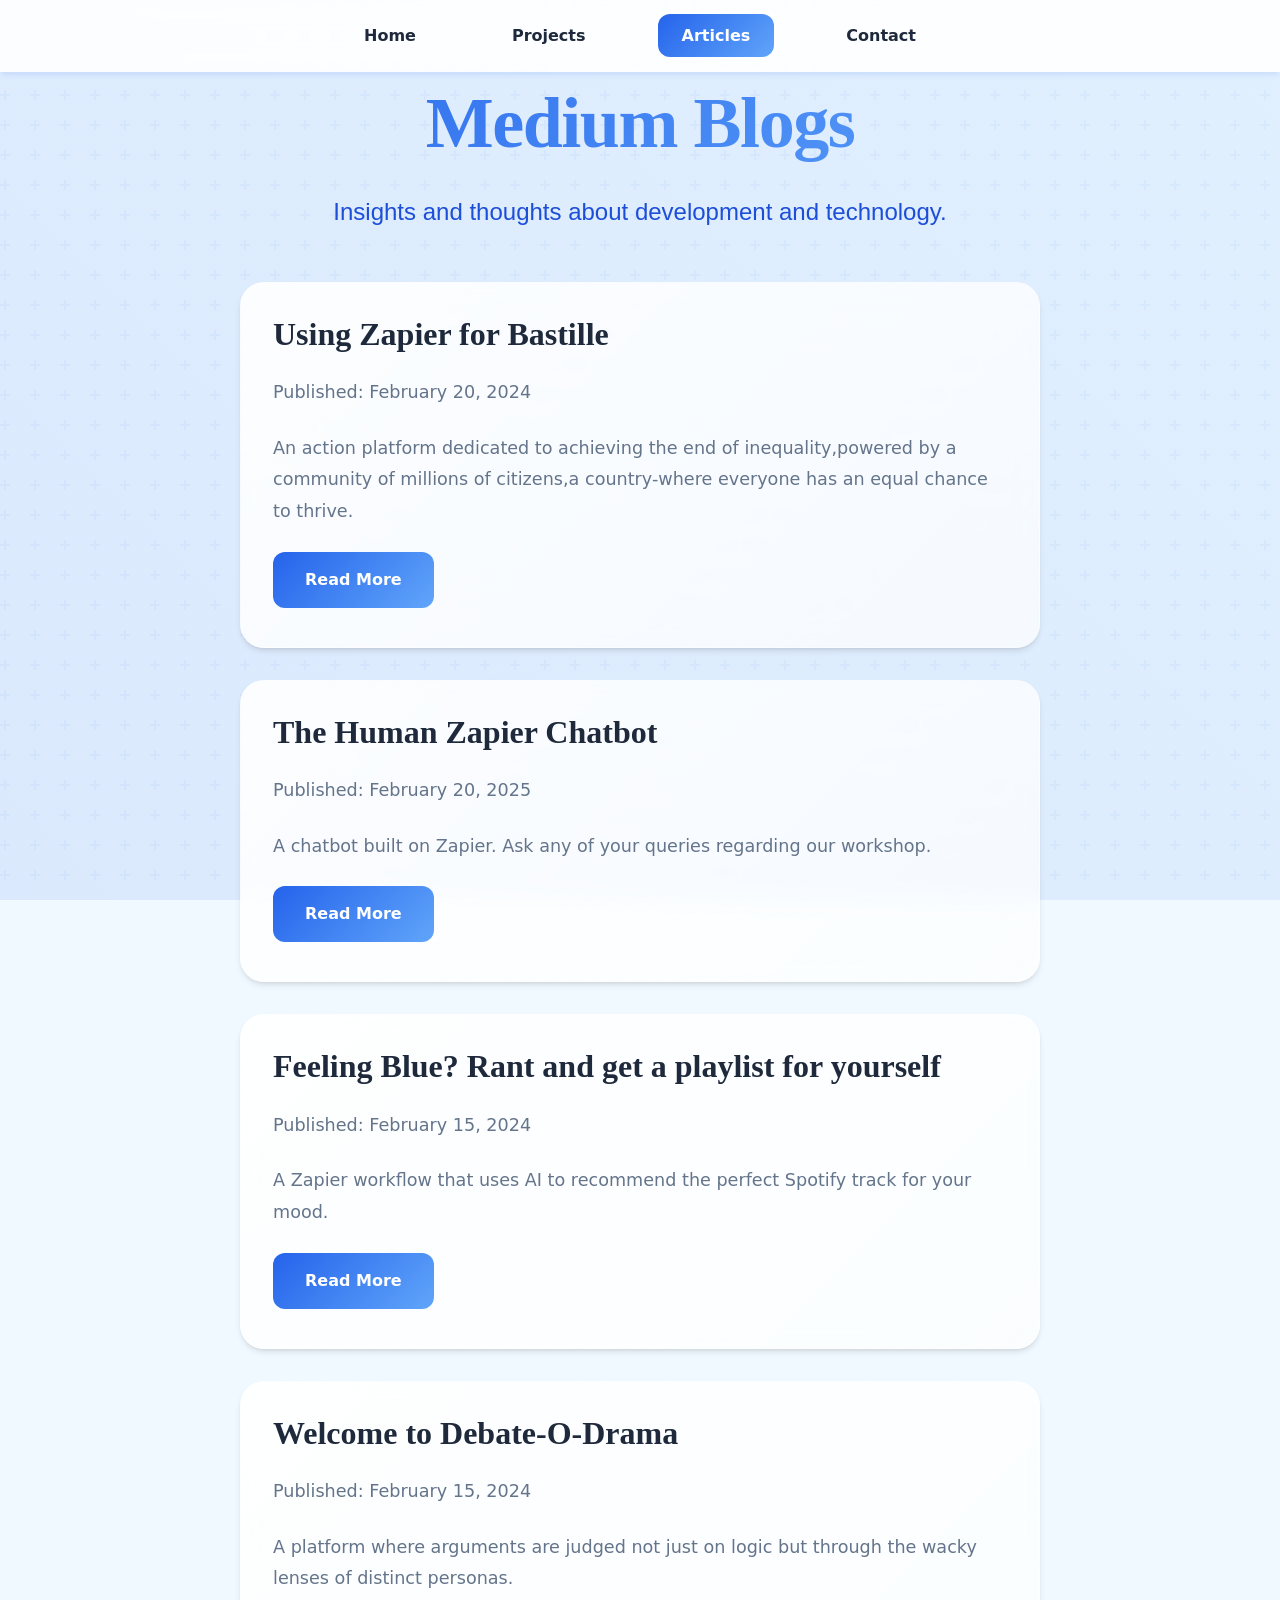
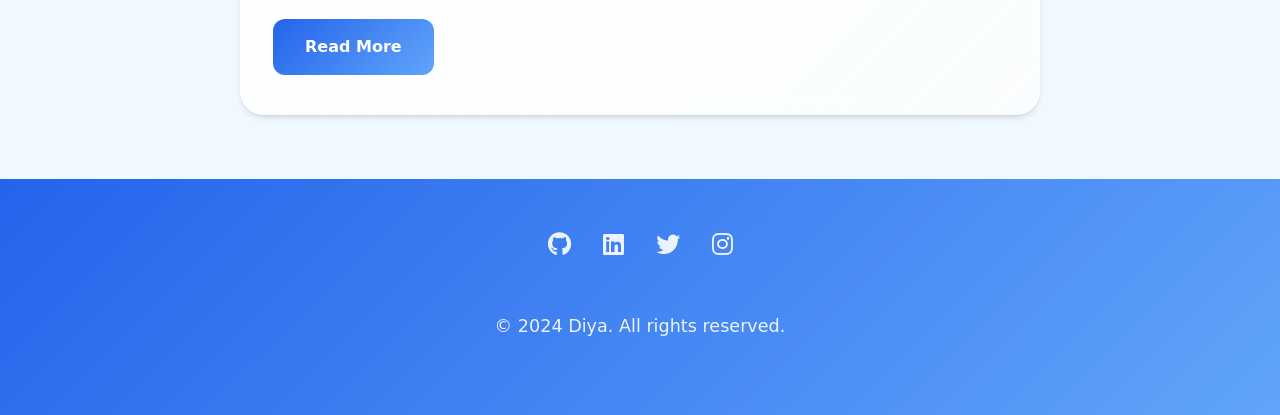
<file: articles.html>
<!DOCTYPE html>
<html lang="en">
<head>
    <meta charset="UTF-8">
    <meta name="viewport" content="width=device-width, initial-scale=1.0">
    <meta name="description" content="Collection of articles about web development and technology">
    <meta name="keywords" content="web development articles, tech blog, coding tutorials">
    <meta name="author" content="Your Name">
    <title>My Portfolio | Articles</title>
    <link rel="stylesheet" href="style.css">
    <link rel="stylesheet" href="https://cdnjs.cloudflare.com/ajax/libs/font-awesome/6.0.0/css/all.min.css">
</head>
<body>
    <header>
        <button class="menu-toggle">
            <i class="fas fa-bars"></i>
        </button>
        <nav>
            <ul>
                <li><a href="index.html">Home</a></li>
                <li><a href="projects.html">Projects</a></li>
                <li><a href="articles.html" aria-current="page">Articles</a></li>
                <li><a href="contact.html">Contact</a></li>
            </ul>
        </nav>
    </header>

    <main class="container">
        <section class="animate-fade-in">
            <h1>Medium Blogs</h1>
            <p class="lead">Insights and thoughts about development and technology.</p>
        </section>

        <section class="card-grid">
            <article class="card">
                <h3>Using Zapier for Bastille</h3>
                <p>Published: <time datetime="2024-02-20">February 20, 2024</time></p>
                <p>An action platform dedicated to achieving the end of inequality,powered by a community of millions of citizens,a country-where everyone has an equal chance to thrive.</p>
                <a href="https://moored-anteater-735.notion.site/Using-Zapier-for-Bastille-1a096ded428f8076a4b0dd39f59c5861 " target="_blank" class="button">Read More</a>
            </article>

            <article class="card">
                <h3>The Human Zapier Chatbot</h3>
                <p>Published: <time datetime="2024-02-15">February 20, 2025</time></p>
                <p>A chatbot built on Zapier. Ask any of your queries regarding our workshop.</p>
                <a href="https://stcworkshop-human.zapier.app/" target="_blank" class="button">Read More</a>
            </article>
            <article class="card">
                <h3>Feeling Blue? Rant and get a playlist for yourself</h3>
                <p>Published: <time datetime="2024-02-15">February 15, 2024</time></p>
                <p>A Zapier workflow that uses AI to recommend the perfect Spotify track for your mood.</p>
                <a href="https://medium.com/@neithilathlakshmi/feeling-blue-let-ai-pick-your-spotify-anthem-zapier-101-a0e0b01dbfbb " target="_blank" class="button">Read More</a>
            </article>
            <article class="card">
                <h3> Welcome to Debate-O-Drama</h3>
                <p>Published: <time datetime="2024-02-15">February 15, 2024</time></p>
                <p>A platform where arguments are judged not just on logic but through the wacky lenses of distinct personas.</p>
                <a href="https://medium.com/@neithilathlakshmi/hey-hey-hey-welcome-to-debate-o-drama-blog-numero-uno-zapier-101-63ef8f27c0c3 " target="_blank" class="button">Read More</a>
            </article>
        </section>
    </main>

    <footer>
        <div class="footer-content">
            <div class="social-links">
                <a href="#" class="social-link" title="GitHub">
                    <i class="fab fa-github"></i>
                </a>
                <a href="#" class="social-link" title="LinkedIn">
                    <i class="fab fa-linkedin"></i>
                </a>
                <a href="x.com/fossgect" class="social-link" title="Twitter">
                    <i class="fab fa-twitter"></i>
                </a>
                <a href="https://www.instagram.com/fossgect/" class="social-link" title="Instagram">
                    <i class="fab fa-instagram"></i>
                </a>
            </div>
            <p>&copy; 2024 Diya. All rights reserved.</p>
        </div>
    </footer>
    <script src="main.js"></script>
</body>
</html>
</file>
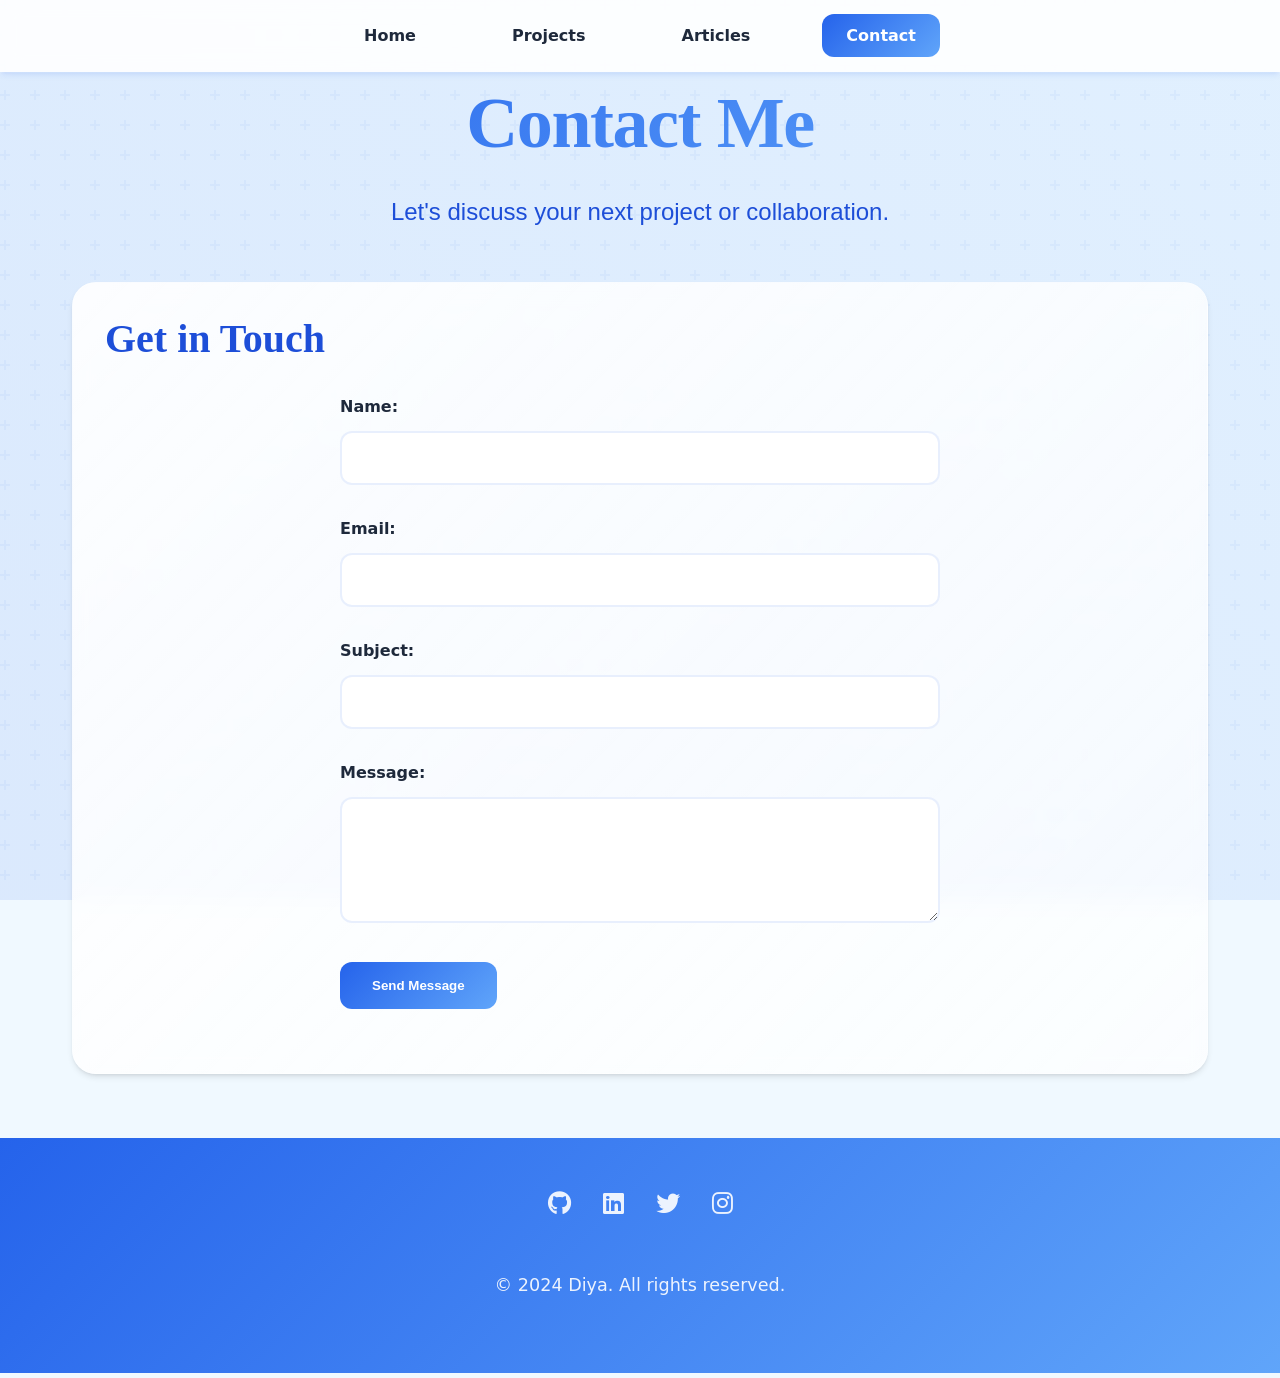
<file: contact.html>
<!DOCTYPE html>
<html lang="en">
<head>
    <meta charset="UTF-8">
    <meta name="viewport" content="width=device-width, initial-scale=1.0">
    <meta name="description" content="Contact page for inquiries and collaboration opportunities">
    <meta name="keywords" content="contact, inquiries, collaboration">
    <meta name="author" content="Your Name">
    <title>My Portfolio | Contact</title>
    <link rel="stylesheet" href="style.css">
    <link rel="stylesheet" href="https://cdnjs.cloudflare.com/ajax/libs/font-awesome/6.0.0/css/all.min.css">
</head>
<body>
    <header>
        <button class="menu-toggle">
            <i class="fas fa-bars"></i>
        </button>
        <nav>
            <ul>
                <li><a href="index.html">Home</a></li>
                <li><a href="projects.html">Projects</a></li>
                <li><a href="articles.html">Articles</a></li>
                <li><a href="contact.html" aria-current="page">Contact</a></li>
            </ul>
        </nav>
    </header>

    <main class="container">
        <section class="animate-fade-in">
            <h1>Contact Me</h1>
            <p class="lead">Let's discuss your next project or collaboration.</p>
        </section>

        <section class="card">
            <h2>Get in Touch</h2>
            <form action="/submit" method="POST">
                <div class="form-group">
                    <label for="name">Name:</label>
                    <input type="text" id="name" name="name" required>
                </div>

                <div class="form-group">
                    <label for="email">Email:</label>
                    <input type="email" id="email" name="email" required>
                </div>

                <div class="form-group">
                    <label for="subject">Subject:</label>
                    <input type="text" id="subject" name="subject" required>
                </div>

                <div class="form-group">
                    <label for="message">Message:</label>
                    <textarea id="message" name="message" rows="5" required></textarea>
                </div>

                <button type="submit" class="button">Send Message</button>
            </form>
        </section>
    </main>

    <footer>
        <div class="footer-content">
            <div class="social-links">
                <a href="#" class="social-link" title="GitHub">
                    <i class="fab fa-github"></i>
                </a>
                <a href="#" class="social-link" title="LinkedIn">
                    <i class="fab fa-linkedin"></i>
                </a>
                <a href="x.com/fossgect" class="social-link" title="Twitter">
                    <i class="fab fa-twitter"></i>
                </a>
                <a href="https://www.instagram.com/fossgect/" class="social-link" title="Instagram">
                    <i class="fab fa-instagram"></i>
                </a>
            </div>
            <p>&copy; 2024 Diya. All rights reserved.</p>
        </div>
    </footer>
    <script src="main.js"></script>
</body>
</html>
</file>
<file: style.css>
/* Modern CSS Reset and Base Styles */

:root {
  --primary: #2563eb;
  --primary-dark: #1d4ed8;
  --primary-light: #60a5fa; /* var(--primary)*/
  --primary-lighter: #93c5fd;
  --secondary: #475569;
  --accent: #3b82f6;
  --background: #f0f9ff;
  --text: #1e293b;
  --text-light: #64748b;
  --white: #ffffff;
  --gradient-blue: linear-gradient(135deg, #2563eb 0%, #60a5fa 100%);
  --gradient-card: linear-gradient(135deg, rgba(255,255,255,0.9) 0%, rgba(255,255,255,0.7) 100%);
  --gradient-metallic: linear-gradient(
    135deg,
    rgba(255, 255, 255, 0.4) 0%,
    rgba(255, 255, 255, 0.1) 50%,
    rgba(255, 255, 255, 0.4) 100%
  );
  --shadow: 0 4px 6px -1px rgb(0 0 0 / 0.1), 0 2px 4px -2px rgb(0 0 0 / 0.1);
  --shadow-lg: 0 10px 15px -3px rgb(0 0 0 / 0.1), 0 4px 6px -4px rgb(0 0 0 / 0.1);
  --shadow-metallic: 
    0 0 0 1px rgba(255, 255, 255, 0.1),
    0 4px 6px -1px rgba(37, 99, 235, 0.1),
    0 2px 4px -2px rgba(37, 99, 235, 0.1);
}

* {
  margin: 0;
  padding: 0;
  box-sizing: border-box;
}

body {
  font-family: 'Poppins', system-ui, -apple-system, sans-serif;
  line-height: 1.5;
  color: var(--text);
  background: var(--background);
  overflow-x: hidden;
  padding-top: 80px;
}

/* Animated Background */
/* 

  This CSS rule applies a pseudo-element (::before) to the <body> element.
  The pseudo-element is used to create a fixed background overlay with a gradient and a pattern.

  Properties:
  - content: '' - Creates an empty pseudo-element.
  - position: fixed - Fixes the position of the pseudo-element relative to the viewport.
  - top: 0, left: 0 - Positions the pseudo-element at the top-left corner of the viewport.
  - width: 100%, height: 100% - Makes the pseudo-element cover the entire viewport.
  - background: 
    - linear-gradient(45deg, rgba(37, 99, 235, 0.1) 0%, rgba(96, 165, 250, 0.1) 100%) - Applies a diagonal gradient with semi-transparent blue colors.
    - url("data:image/svg+xml,...") - Applies an SVG pattern as a background image.
  - z-index: -1 - Places the pseudo-element behind other content.
  - animation: backgroundAnimation 30s linear infinite - Applies an infinite animation to the background with a duration of 30 seconds.
*/
body::before {
  content: '';
  position: fixed;
  top: 0;
  left: 0;
  width: 100%;
  height: 100%;
  background: 
    linear-gradient(45deg, rgba(37, 99, 235, 0.1) 0%, rgba(96, 165, 250, 0.1) 100%),
    url("data:image/svg+xml,%3Csvg width='60' height='60' viewBox='0 0 60 60' xmlns='http://www.w3.org/2000/svg'%3E%3Cg fill='none' fill-rule='evenodd'%3E%3Cg fill='%232563eb' fill-opacity='0.05'%3E%3Cpath d='M36 34v-4h-2v4h-4v2h4v4h2v-4h4v-2h-4zm0-30V0h-2v4h-4v2h4v4h2V6h4V4h-4zM6 34v-4H4v4H0v2h4v4h2v-4h4v-2H6zM6 4V0H4v4H0v2h4v4h2V6h4V4H6z'/%3E%3C/g%3E%3C/g%3E%3C/svg%3E");
  z-index: -1;
  animation: backgroundAnimation 30s linear infinite;
}

@keyframes backgroundAnimation {
  0% {
    background-position: 0% 0%;
  }
  100% {
    background-position: 100% 100%;
  }
}

header {
  background: rgba(255, 255, 255, 0.9);
  backdrop-filter: blur(10px);
  box-shadow: var(--shadow-metallic);
  position: fixed;
  width: 100%;
  top: 0;
  z-index: 1000;
  transition: all 0.3s ease;
}

nav {
  padding: 1.5rem;
  max-width: 1200px;
  margin: 0 auto;
}

nav ul {
  display: flex;
  justify-content: center;
  gap: 3rem;
  list-style: none;
}

.menu-toggle {
  display: none;
  background: none;
  border: none;
  font-size: 1.5rem;
  color: var(--primary);
  cursor: pointer;
  padding: 0.5rem;
  position: absolute;
  right: 1rem;
  top: 1rem;
}

nav a {
  color: var(--text);
  text-decoration: none;
  font-weight: 600;
  padding: 0.75rem 1.5rem;
  border-radius: 0.75rem;
  transition: all 0.3s ease;
  position: relative;
  /* background: var(--gradient-metallic);
  box-shadow: var(--shadow-metallic); */
}

nav a::after {
  content: '';
  position: absolute;
  bottom: 0;
  left: 50%;
  transform: translateX(-50%);
  width: 0;
  height: 3px;
  background: var(--gradient-blue);
  transition: width 0.3s ease;
}

nav a:hover::after {
  width: 80%;
}

nav a[aria-current="page"] {
  background: var(--gradient-blue);
  color: var(--white);
}

/* Card Animations */


.card {
  background: var(--gradient-card);
  border-radius: 1.5rem;
  padding: 2rem;
  box-shadow: var(--shadow);
  transition: all 0.3s ease;
  backdrop-filter: blur(10px);
  border: 1px solid rgba(255, 255, 255, 0.2);
  position: relative;
  overflow: hidden;
}

.card::before {
  content: '';
  position: absolute;
  top: 0;
  left: 0;
  width: 100%;
  height: 100%;
  background: var(--gradient-blue);
  opacity: 0;
  transition: opacity 0.3s ease;
  z-index: -1;
}

.card:hover {
  transform: translateY(-5px);
  box-shadow: var(--shadow-lg);
}

.card:hover::before {
  opacity: 0.05;
}


/* Typography */
h1, h2, h3, h4, h5, h6 {
  font-family: 'Playfair Display', serif;
  color: var(--text);
  line-height: 1.2;
  margin-bottom: 1.5rem;
}

h1 {
  font-size: 4.5rem;
  font-weight: 900;
  background: var(--gradient-blue);
  -webkit-background-clip: text;
  -webkit-text-fill-color: transparent;
  text-align: center;
  letter-spacing: -0.02em;
}

h2 {
  font-size: 2.5rem;
  font-weight: 800;
  color: var(--primary-dark);
}

h3 {
  font-size: 2rem;
  font-weight: 700;
}

p {
  margin-bottom: 1.5rem;
  color: var(--text-light);
  font-size: 1.1rem;
  line-height: 1.8;
}

.lead {
  font-family: 'Poppins', sans-serif;
  font-size: 1.5rem;
  font-weight: 300;
  text-align: center;
  margin-bottom: 3rem;
  color: var(--primary-dark);
}

/* Layout */
.container {
  max-width: 1200px;
  margin: 0 auto;
  padding: 0 2rem;
}

/* Hero Section */
.hero {
  min-height: 90vh;
  display: flex;
  flex-direction: column;
  justify-content: center;
  align-items: center;
  padding: 6rem 2rem;
  position: relative;
  overflow: hidden;
}

.hero::before {
  content: '';
  position: absolute;
  top: 50%;
  left: 50%;
  transform: translate(-50%, -50%);
  width: 100vw;
  height: 100vw;
  background: radial-gradient(circle, rgba(37, 99, 235, 0.1) 0%, rgba(96, 165, 250, 0) 70%);
  animation: pulse 10s ease-in-out infinite;
}

@keyframes pulse {
  0%, 100% { transform: translate(-50%, -50%) scale(1); }
  50% { transform: translate(-50%, -50%) scale(1.2); }
}

/* Main Content */
main {
  margin-top: 5rem;
  padding: 2rem 1rem;
  min-height: calc(100vh - 4rem);
}

/* Cards */
.card-grid {
  display: flex;
  flex-direction: column;
  gap: 2rem;
  margin: 3rem 0;
  max-width: 800px;
  margin-left: auto;
  margin-right: auto;
}

.card-content {
  display: flex;
  align-items: flex-start;
  gap: 2.5rem;
}

.card-icon {
  font-size: 2.5rem;
  padding: 1rem;
  background: var(--gradient-blue);
  -webkit-background-clip: text;
  -webkit-text-fill-color: transparent;
  border-radius: 1rem;
  box-shadow: 0 0 20px rgba(37, 99, 235, 0.1);
}

.card-text {
  flex: 1;
}

/* Buttons */
.button {
  display: inline-block;
  padding: 1rem 2rem;
  background: var(--gradient-blue);
  color: var(--white);
  border: none;
  border-radius: 0.75rem;
  font-weight: 600;
  text-decoration: none;
  transition: all 0.3s ease;
  cursor: pointer;
  position: relative;
  overflow: hidden;
}

.button::before {
  content: '';
  position: absolute;
  top: 0;
  left: -100%;
  width: 100%;
  height: 100%;
  background: linear-gradient(
    90deg,
    transparent,
    rgba(255, 255, 255, 0.2),
    transparent
  );
  transition: left 0.5s ease;
}

.button:hover {
  transform: translateY(-2px);
  box-shadow: 0 5px 15px rgba(37, 99, 235, 0.3);
}

.button:hover::before {
  left: 100%;
}

/* Form Styling */
form {
  max-width: 600px;
  margin: 2rem auto;
}

.form-group {
  margin-bottom: 2rem;
}

label {
  display: block;
  margin-bottom: 0.75rem;
  color: var(--text);
  font-weight: 600;
}

input,
textarea {
  width: 100%;
  padding: 1rem;
  border: 2px solid rgba(37, 99, 235, 0.1);
  border-radius: 0.75rem;
  background: var(--white);
  transition: all 0.3s ease;
  font-size: 1rem;
}

input:focus,
textarea:focus {
  outline: none;
  border-color: var(--primary);
  box-shadow: 0 0 0 4px rgba(37, 99, 235, 0.1);
}

/* Tech Stack Icons */
.tech-stack {
  display: flex;
  gap: 1.5rem;
  margin-bottom: 1.5rem;
}

.tech-stack i {
  font-size: 2rem;
  color: var(--primary);
  transition: transform 0.3s ease;
}

.tech-stack i:hover {
  transform: translateY(-5px);
}

/* Project Preview */
.project-preview {
  margin: 1.5rem 0;
  border-radius: 1rem;
  overflow: hidden;
  box-shadow: var(--shadow);
}

.project-image {
  width: 100%;
  height: auto;
  transition: transform 0.3s ease;
}

.project-preview:hover .project-image {
  transform: scale(1.05);
}

/* Tech Badges */
.tech-badges {
  display: flex;
  gap: 0.75rem;
  margin-bottom: 1.5rem;
  flex-wrap: wrap;
}

.tech-badge {
  padding: 0.5rem 1rem;
  background: rgba(37, 99, 235, 0.1);
  color: var(--primary-dark);
  border-radius: 2rem;
  font-size: 0.875rem;
  font-weight: 500;
}

/* Article Meta */
.article-meta {
  display: flex;
  gap: 1.5rem;
  margin-bottom: 1rem;
  color: var(--text-light);
  font-size: 0.875rem;
}

.article-meta i {
  margin-right: 0.5rem;
}

/* Footer */
footer {
  background: var(--gradient-blue);
  padding: 3rem;
  text-align: center;
  color: var(--white);
  margin-top: 4rem;
}

.footer-content {
  max-width: 1200px;
  margin: 0 auto;
  display: flex;
  flex-direction: column;
  align-items: center;
  gap: 2rem;
}

.social-links {
  display: flex;
  gap: 2rem;
  margin-bottom: 1rem;
}

.social-link {
  color: var(--white);
  font-size: 1.5rem;
  transition: all 0.3s ease;
  opacity: 0.9;
}

.social-link:hover {
  opacity: 1;
  transform: translateY(-3px);
}

footer p {
  color: var(--white);
  opacity: 0.9;
}

/* Animations */
@keyframes fadeIn {
  from {
    opacity: 0;
    transform: translateY(30px);
  }
  to {
    opacity: 1;
    transform: translateY(0);
  }
}

.animate-fade-in {
  animation: fadeIn 0.8s ease forwards;
}

/* Enhanced Responsive Design */
@media (max-width: 768px) {
  header {
    padding: 1rem;
  }

  .menu-toggle {
    display: block;
  }

  nav ul {
    display: none;
    flex-direction: column;
    align-items: center;
    gap: 1rem;
    padding: 1rem;
    background: rgba(255, 255, 255, 0.95);
    position: absolute;
    top: 100%;
    left: 0;
    width: 100%;
    box-shadow: var(--shadow);
  }

  nav.active ul {
    display: flex;
  }

  nav a {
    width: 100%;
    text-align: center;
  }

  .card-content {
    flex-direction: column;
    align-items: center;
    text-align: center;
  }

  h1 {
    font-size: 2.5rem;
  }

  .lead {
    font-size: 1.2rem;
  }
}
</file>
